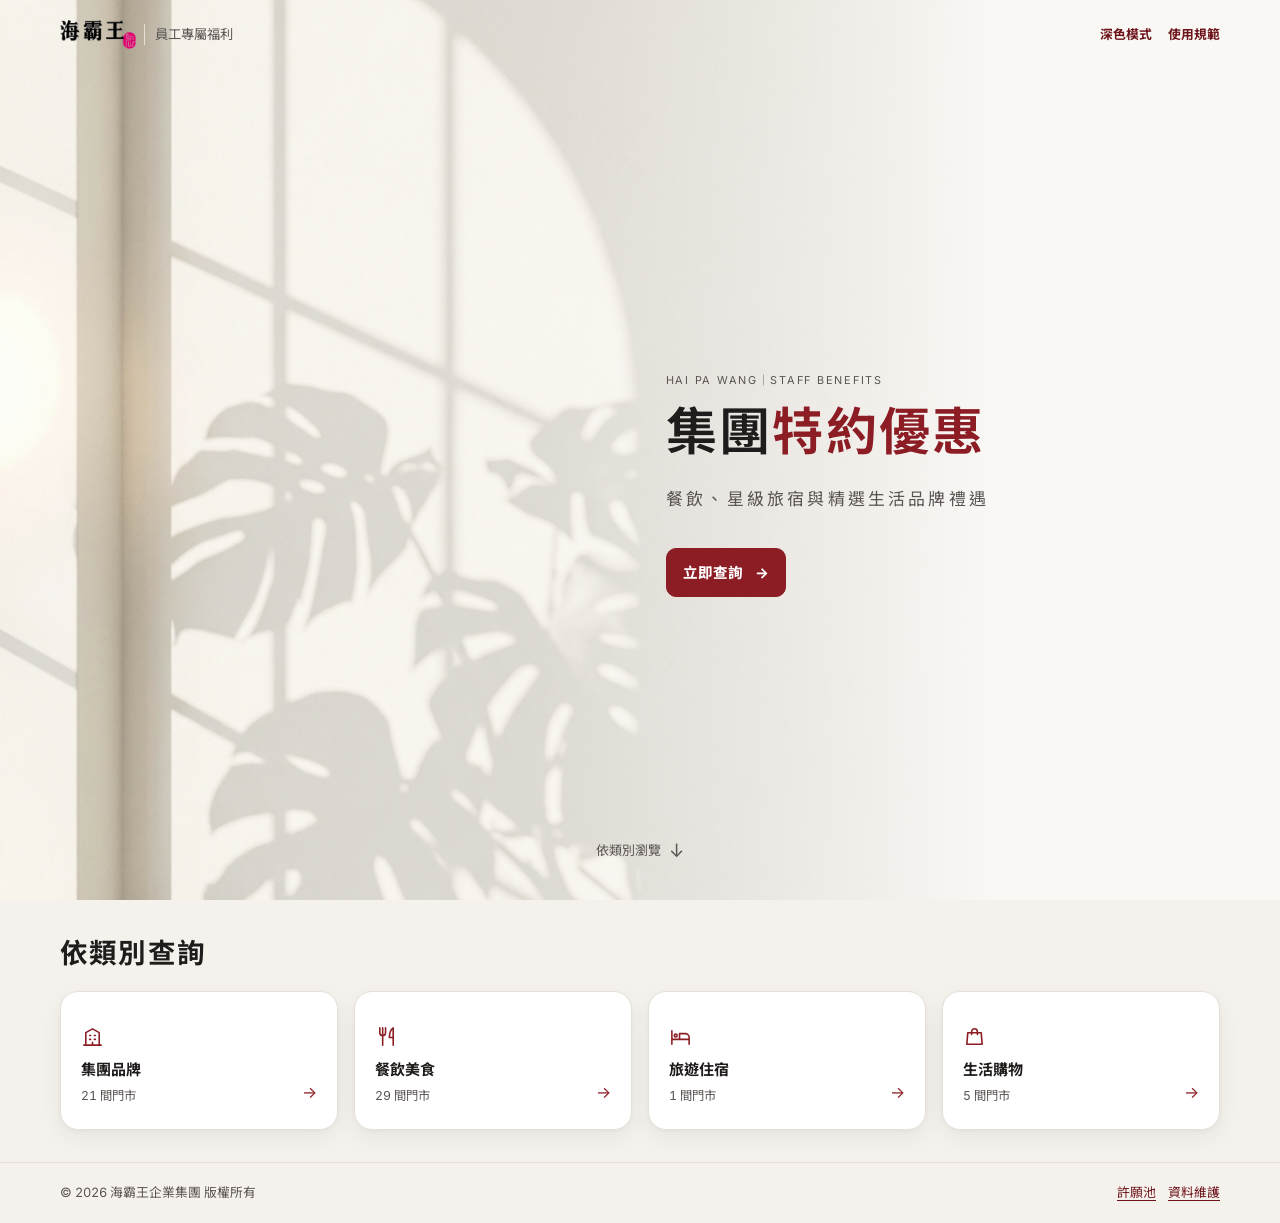
<file: index.html>
<!doctype html>
<html lang="zh-Hant-TW">
<head>
  <meta charset="utf-8">
  <meta name="viewport" content="width=device-width, initial-scale=1">
  <meta name="description" content="餐飲、星級旅宿與精選生活品牌禮遇">
  <meta name="theme-color" content="#F5F2EE">
  <title>海霸王集團特約優惠</title>
  <meta property="og:type" content="website">
  <meta property="og:locale" content="zh_TW">
  <meta property="og:site_name" content="海霸王員工專屬福利">
  <meta property="og:title" content="集團與特約優惠｜海霸王員工專屬福利">
  <meta property="og:description" content="餐飲、星級旅宿與精選生活品牌禮遇">
  <meta name="twitter:card" content="summary_large_image">
  <link rel="icon" href="assets/mark.svg" type="image/svg+xml">
  <link rel="preconnect" href="https://fonts.googleapis.com">
  <link rel="preconnect" href="https://fonts.gstatic.com" crossorigin>
  <link rel="stylesheet" href="https://fonts.googleapis.com/css2?family=Inter:wght@400..800&amp;family=Noto+Sans+TC:wght@400..800&amp;display=swap">
  <link rel="stylesheet" href="style.css?v=dark-proximity-1">
  <script defer src="counties.js?v=1"></script>
  <script defer src="data.js?v=bonchon-notes-2"></script>
  <script defer src="script.js?v=view-fade-2"></script>
  <script src="theme.js?v=1"></script>
</head>
<body>
<svg class="sprite" aria-hidden="true" xmlns="http://www.w3.org/2000/svg" fill="none" stroke="currentColor" stroke-width="1.65" stroke-linecap="round" stroke-linejoin="round">
  <symbol id="i-search" viewBox="0 0 24 24"><circle cx="10.5" cy="10.5" r="6.5"/><path d="m16 16 4 4"/></symbol>
  <symbol id="i-pin" viewBox="0 0 24 24"><path d="M19 10c0 5-7 10-7 10S5 15 5 10a7 7 0 1 1 14 0Z"/><circle cx="12" cy="10" r="2"/></symbol>
  <symbol id="i-chevron" viewBox="0 0 24 24"><path d="m7 10 5 5 5-5"/></symbol>
  <symbol id="i-brand" viewBox="0 0 24 24"><path d="M5 21V8l7-4 7 4v13M3 21h18M9 11h1m4 0h1m-6 4h1m4 0h1m-3 6v-3"/></symbol>
  <symbol id="i-dining" viewBox="0 0 24 24"><path d="M5 3v5a3 3 0 0 0 6 0V3M8 3v18m11 0V3c-3 2-4 6-4 10h4"/></symbol>
  <symbol id="i-stay" viewBox="0 0 24 24"><path d="M3 20V6m18 14v-5H3m8 0V9h6a4 4 0 0 1 4 4v2"/><circle cx="7" cy="11" r="1.5"/></symbol>
  <symbol id="i-shopping" viewBox="0 0 24 24"><path d="M5 8h14l1 12H4L5 8Zm4 2V7a3 3 0 1 1 6 0v3"/></symbol>
  <symbol id="i-external" viewBox="0 0 24 24"><path d="M13 5h6v6m0-6-8 8m6 0v5a1 1 0 0 1-1 1H6a1 1 0 0 1-1-1V8a1 1 0 0 1 1-1h5"/></symbol>
  <symbol id="i-phone" viewBox="0 0 24 24"><path d="M7 3h3l1 5-2 1a14 14 0 0 0 6 6l1-2 5 1v3c0 2-1 4-4 4C10 20 4 14 3 7c0-3 2-4 4-4Z"/></symbol>
</svg>
  <a class="skip" href="#main">跳至主要內容</a>
  <div id="site-chrome">
  <header class="topbar">
    <div class="shell topbar-inner">
      <a class="brand" id="home-link" href="#home">
        <span class="brand-logo"><img src="assets/hpw-logo-official.png" alt="海霸王" width="192" height="74"></span><span class="brand-area">員工專屬福利</span>
      </a>
      <nav class="nav-links" aria-label="網站導覽">
        <button class="theme-toggle" id="theme-toggle" type="button" aria-label="切換深色模式">深色模式</button>
        <button class="help" id="guide-link" type="button" aria-haspopup="dialog">使用規範</button>
      </nav>
    </div>
  </header>
  </div>
  <main id="main" tabindex="-1">
    <div id="landing-view">
      <section class="hero-banner" aria-labelledby="landing-title">
        <div class="shell hero-inner">
          <p class="hero-eyebrow" lang="en">HAI PA WANG｜STAFF BENEFITS</p>
          <div class="hero-titles">
            <h1 id="landing-title" tabindex="-1"><span>集團</span><span class="hero-accent">特約優惠</span></h1>
            <p class="hero-intro"><span>餐飲、星級旅宿與精選生活品牌禮遇</span></p>
          </div>
          <div class="hero-actions">
            <a class="primary hero-cta" id="enter-search" href="#search">立即查詢 <span aria-hidden="true">→</span></a>
          </div>
          <noscript><p class="no-js">請啟用 JavaScript 以查詢。</p></noscript>
        </div>
        <a class="hero-scroll" href="#quick-title">依類別瀏覽 <span aria-hidden="true">↓</span></a>
      </section>
      <section class="shell quick-section" aria-labelledby="quick-title">
        <h2 id="quick-title" tabindex="-1">依類別查詢</h2>
        <div id="quick-categories" class="quick-grid"></div>
      </section>
    </div>

    <section class="shell" id="directory" aria-labelledby="search-title" hidden>
      <div class="directory-heading"><h1 id="search-title" tabindex="-1">特約商店查詢</h1></div>
      <div class="filters">
        <div class="filter-row">
          <div class="search-box"><svg class="icon" aria-hidden="true"><use href="#i-search"></use></svg><label class="sr-only" for="keyword">搜尋店名、優惠或地址</label><input id="keyword" type="search" placeholder="搜尋店名、優惠或地址" autocomplete="off" maxlength="120"></div>
          <div class="select-box">
            <label class="sr-only" for="grade">員工職級</label>
            <select id="grade" aria-describedby="grade-help"><option value="all">全部</option><option value="員工">員工</option><option value="主管">主管</option></select>
            <svg class="icon arrow" aria-hidden="true"><use href="#i-chevron"></use></svg>
          </div>
          <div class="select-box"><label class="sr-only" for="region">依縣市篩選</label><select id="region"><option value="">全部地區</option></select><svg class="icon arrow" aria-hidden="true"><use href="#i-chevron"></use></svg></div>
        </div>
        <p class="sr-only" id="grade-help">選擇全部可查看同一門市的各職級優惠。指定職級沒有適用方案時，顯示全職級適用優惠。</p>
        <div id="categories" class="categories" role="group" aria-label="依商店類別篩選"></div>
      </div>
      <div class="results-bar"><p id="count" role="status">正在載入商店…</p><div class="result-tools"><button type="button" class="text-button" id="clear-top" hidden>清除篩選條件</button><label class="check"><input type="checkbox" id="owned"> 只看集團品牌</label></div></div>
      <div id="cards" class="cards"></div>
      <div id="empty" class="empty" hidden><h2 id="empty-title">找不到符合條件的特約商店</h2><p id="empty-text">換個關鍵字，或清除篩選。</p><button type="button" class="primary" id="clear-empty">清除篩選</button></div>
    </section>
  </main>
  <footer class="footer"><div class="shell footer-inner"><span>© 2026 海霸王企業集團 版權所有</span><div class="footer-actions"><a href="https://docs.google.com/forms/d/e/1FAIpQLSf23cCO9rtEwcr4myNRW2lUSWQVxX0NwMOzlpYVgqc8DdCyCg/viewform?usp=publish-editor" target="_blank" rel="noopener noreferrer" title="推薦想加入的特約商店">許願池</a><a id="maintenance-link" href="admin.html">資料維護</a></div></div></footer>
  <dialog id="guide-dialog" aria-labelledby="guide-title">
    <form method="dialog">
      <h2 id="guide-title">使用規範</h2>
      <p>結帳前出示員工證。訂位、訂房時先確認優惠。</p>
      <button class="action" autofocus>關閉</button>
    </form>
  </dialog>
</body>
</html>
</file>
<file: style.css>
/* 暖灰頁底、白色內容面與海霸王暗紅。 */
:root {
  color-scheme: light;
  --bg-page: #F5F2EE;
  --paper: #FFFFFF;
  --ink: #1F1C1B;
  --muted: #595452;
  --muted-tone: #8C8582;
  --muted-text: #736B68;
  --rule: #E6E1D8;
  --rule-dark: #A49989;
  --stamp: #8C1D24;
  --stamp-dark: #6E141A;
  --stamp-paper: #FDF3F4;
  --gold: #B48A3E;
  --gold-ink: #745518;
  --module-gap: 32px;
  --card-padding: 24px;
  --radius: 18px;
  --control-radius: 10px;
  --control-height: 48px;
  --surface-shadow: 0 2px 4px rgb(35 31 32 / .035), 0 8px 24px rgb(35 31 32 / .055);
  --sans: Inter, "Noto Sans TC", "PingFang TC", "Microsoft JhengHei", system-ui, sans-serif;
  --mono: ui-monospace, "SFMono-Regular", Consolas, "Liberation Mono", monospace;
  font-family: var(--sans);
  font-variant-numeric: tabular-nums;
  line-height: 1.55;
  color: var(--ink);
  background: var(--bg-page);
}
*, *::before, *::after { box-sizing: border-box; }
body, h1, h2, h3, p { margin: 0; }
button, input, select, textarea { font: inherit; }
button, select { cursor: pointer; }
a { color: var(--stamp-dark); text-underline-offset: .22em; }
a:hover { text-decoration-thickness: 2px; }
:focus-visible { outline: 2px solid var(--stamp); outline-offset: 3px; }
[hidden] { display: none !important; }
code, time, .mono { font-family: var(--mono); font-variant-numeric: tabular-nums; }
.icon {
  width: 17px; height: 17px; flex: none; vertical-align: middle;
  fill: none; stroke: currentColor; stroke-width: 1.65;
  stroke-linecap: round; stroke-linejoin: round;
}
.sprite { position: absolute; width: 0; height: 0; overflow: hidden; pointer-events: none; }
.sr-only, .skip:not(:focus) {
  position: absolute; width: 1px; height: 1px; overflow: hidden;
  clip-path: inset(50%); white-space: nowrap;
}
.skip:focus { position: fixed; z-index: 3; top: 8px; left: 8px; background: var(--paper); padding: 8px 12px; }
.shell { width: min(1160px, calc(100% - 64px)); margin-inline: auto; }
.topbar { border-top: 3px solid var(--stamp); border-bottom: 1px solid var(--rule); background: var(--paper); }
#site-chrome { position: relative; z-index: 2; }
#site-chrome .topbar { border: 0; box-shadow: none; background: transparent; }
.topbar-inner, .footer-inner { display: flex; justify-content: space-between; align-items: center; gap: 14px; }
.topbar-inner { min-height: 69px; }
.brand { display: inline-flex; align-items: center; gap: 8px; text-decoration: none; color: var(--ink); white-space: nowrap; }
.brand img { display: block; }
.brand strong { font-size: 1.06rem; letter-spacing: .09em; }
.brand-logo { display: block; flex: none; width: 76px; }
.brand-logo img { display: block; width: 100%; height: auto; }
.brand-area { padding-left: 10px; border-left: 1px solid var(--rule); font-size: .83rem; color: var(--muted); }
.brand small { display: block; color: var(--muted); font-size: .75rem; }
.help { display: inline-flex; align-items: center; min-height: 44px; white-space: nowrap; font-size: .8rem; font-weight: 700; }
#guide-link { padding: 0; border: 0; background: transparent; color: var(--stamp-dark); text-decoration: none; }
#guide-link:hover, .hero-scroll:hover { color: var(--stamp); }
.nav-links { display: flex; gap: 16px; align-items: center; }

html { scroll-behavior: smooth; }

body:has(#landing-view:not([hidden])) {
  background: radial-gradient(circle at center, #FFFDFB 0%, #EFECE6 100%) top center / 100% 100vh no-repeat;
  background-size: 100% 100svh;
}
.hero-banner {
  position: relative; isolation: isolate; display: grid; place-items: center;
  min-height: calc(100vh - var(--site-chrome-height, 69px));
  min-height: calc(100svh - var(--site-chrome-height, 69px));
  padding-block: clamp(76px, 11svh, 96px); text-align: center;
  overflow: clip;
}
.hero-banner::after {
  content: ""; position: absolute; inset: 0; z-index: -2; pointer-events: none;
  background: url("assets/image_7c2cbfab.jpg") center / cover no-repeat;
}
.hero-banner::before {
  content: ""; position: absolute; inset: 0; z-index: -1; pointer-events: none;
  background: radial-gradient(circle at center, rgba(250, 248, 245, 0.88) 0%, rgba(242, 238, 232, 0.55) 100%);
}
.hero-inner { position: relative; z-index: 1; min-width: 0; }
.hero-eyebrow {
  margin-bottom: 10px;
  color: var(--muted);
  font-size: .68rem;
  font-weight: 400;
  letter-spacing: .16em;
}
.hero-banner h1 {
  font-family: var(--sans);
  font-size: clamp(32px, 6vw, 64px);
  font-weight: 650; letter-spacing: .045em; line-height: 1.28;
}
.hero-banner h1 span { display: inline-block; }
.hero-accent { color: var(--stamp); }
.hero-titles { display: inline-grid; max-inline-size: 100%; }
.hero-intro {
  margin-top: 22px;
  color: var(--muted);
  container-type: inline-size;
}
.hero-intro span {
  display: block;
  font-size: clamp(11px, 5.8cqi, 1.06rem);
  text-align: justify;
  text-align-last: justify;
}
.hero-actions { display: flex; flex-wrap: wrap; justify-content: center; gap: 10px; margin-top: 36px; }
.hero-actions .hero-cta { min-height: 49px; padding-inline: 16px; font-size: .91rem; }
.hero-cta span { margin-left: 7px; }
.hero-scroll {
  position: absolute; z-index: 1; bottom: 32px; left: 50%; transform: translateX(-50%);
  display: flex; align-items: center; gap: 8px; min-height: 44px;
  color: var(--muted); font-size: 13px; text-decoration: none; white-space: nowrap;
}
@media (min-width: 769px) {
  #landing-view { position: relative; }
  #landing-view::before {
    content: ""; position: absolute; z-index: 0; pointer-events: none;
    inset-inline: 0;
    top: calc(-1 * var(--site-chrome-height, 69px));
    height: 100vh; height: 100svh;
    background:
      linear-gradient(90deg, rgba(250, 248, 245, .28), rgba(250, 248, 245, .55) 42%, #FAF8F5 78%),
      url("assets/image_7c2cbfab.jpg") left 36% / 84% auto no-repeat;
  }
  .hero-banner { z-index: 1; display: flex; justify-content: flex-end; align-items: center; padding-inline-end: 10%; text-align: left; }
  .hero-banner::before, .hero-banner::after { content: none; }
  .hero-inner { display: flex; flex-direction: column; align-items: flex-start; width: 38vw; margin-inline: 0; }
  .hero-banner h1 { font-size: clamp(32px, 4vw, 64px); }
  .hero-actions { justify-content: flex-start; }
  .hero-scroll { bottom: 28px; }
}
.hero-scroll span { font-size: 1.15rem; line-height: 1; }
.no-js { margin-top: 12px; }
.quick-section { position: relative; z-index: 1; padding-top: var(--module-gap); }
#quick-title { scroll-margin-top: 24px; }
.quick-section h2, .directory-heading h1 { font-size: clamp(1.35rem, 3vw, 1.72rem); letter-spacing: .045em; }
.quick-grid { display: grid; grid-template-columns: repeat(4, minmax(0, 1fr)); gap: 16px; margin-top: 16px; }
.quick-tile {
  display: flex; align-items: end; justify-content: space-between; gap: 8px;
  min-width: 0; min-height: 139px; padding: 24px 20px;
  border: 1px solid var(--rule); border-radius: var(--radius); box-shadow: var(--surface-shadow);
  background: var(--paper); color: var(--ink); text-decoration: none;
  transition: border-color .16s ease, background-color .16s ease;
}
.quick-tile:hover { border-color: var(--stamp); background: var(--stamp-paper); }
.quick-tile-label { min-width: 0; display: grid; gap: 4px; overflow-wrap: anywhere; }
.quick-tile-label .icon { width: 23px; height: 23px; margin-bottom: 6px; color: var(--stamp); }
.quick-tile strong { font-size: .94rem; }
.quick-tile small { color: var(--muted); font-size: .77rem; }
.quick-tile-arrow { color: var(--stamp); flex: none; }

#directory { padding-top: var(--module-gap); }
.directory-heading { margin-bottom: var(--module-gap); }
.filters { padding: var(--card-padding); border: 1px solid var(--rule); border-radius: var(--radius); box-shadow: var(--surface-shadow); background: var(--paper); }
.filter-row { display: grid; grid-template-columns: minmax(0, 2.25fr) repeat(2, minmax(0, 1fr)); gap: 10px; }
.search-box, .select-box { position: relative; min-width: 0; }
.search-box > .icon, .arrow { position: absolute; top: 50%; transform: translateY(-50%); pointer-events: none; }
.search-box > .icon { left: 13px; color: var(--muted); }
.arrow { right: 9px; }
.search-box input, .select-box select {
  display: block; width: 100%; min-width: 0; height: var(--control-height);
  border: 1px solid var(--rule-dark); border-radius: var(--control-radius);
  background: var(--paper); color: var(--ink);
  transition: border-color .16s ease, box-shadow .16s ease;
}
.search-box input { padding: 8px 12px 8px 39px; }
.search-box input::placeholder { color: var(--muted); }
.select-box select { appearance: none; padding: 7px 32px 7px 12px; text-overflow: ellipsis; }
.select-box option { background: var(--paper); color: var(--ink); }
.search-box input:hover, .select-box select:hover { border-color: var(--stamp); }
.search-box input:focus, .select-box select:focus {
  border-color: var(--stamp);
  outline: 2px solid var(--stamp);
  outline-offset: 2px;
}
.categories { display: flex; flex-wrap: wrap; gap: 5px 6px; margin-top: 9px; }
.chip {
  min-height: 36px; padding: 4px 10px; border: 1px solid var(--rule);
  border-radius: 999px; background: transparent; color: var(--muted); font-size: .81rem; font-weight: 700;
  transition: border-color .16s ease, background-color .16s ease, color .16s ease;
}
.chip:hover { border-color: var(--stamp); color: var(--stamp-dark); background: var(--stamp-paper); }
.chip[aria-pressed=true] { background: var(--stamp-paper); border-color: var(--stamp); color: var(--stamp-dark); }
.results-bar, .result-tools { display: flex; align-items: center; flex-wrap: wrap; }
.results-bar { justify-content: space-between; gap: 0 10px; min-height: 47px; margin-top: 5px; color: var(--muted); font-size: .82rem; }
.result-tools { gap: 0 14px; }
.text-button { padding: 4px 0; border: 0; background: none; color: var(--stamp-dark); text-decoration: underline; text-underline-offset: .22em; min-height: 44px; font-size: .8rem; }
.check { display: flex; align-items: center; min-height: 44px; gap: 6px; color: var(--ink); cursor: pointer; }
.check input { width: 16px; height: 16px; margin: 0; accent-color: var(--stamp); }

.cards { display: grid; grid-template-columns: repeat(3, minmax(0, 1fr)); align-items: stretch; gap: var(--module-gap); }
.card {
  min-width: 0; display: flex; flex-direction: column; overflow-wrap: anywhere;
  padding: var(--card-padding); border: 1px solid var(--rule); border-radius: var(--radius);
  background: var(--paper); box-shadow: var(--surface-shadow);
  transition: border-color .18s ease, box-shadow .18s ease, transform .18s ease;
}
.card:focus-within { border-color: var(--stamp); }
@media (hover: hover) {
  .card:hover { border-color: var(--stamp); transform: translateY(-2px); box-shadow: 0 10px 24px rgb(35 31 32 / .12); }
}
.card-body { display: flex; flex-direction: column; gap: 14px; padding-bottom: 18px; }
.tags { display: flex; justify-content: space-between; gap: 6px; align-items: center; min-height: 24px; font-size: .73rem; }
.brand-external-link {
  display: inline-flex; align-items: center; justify-content: center;
  flex: none; margin-left: auto; width: 28px; height: 28px;
  color: var(--muted); border-radius: 6px;
}
.brand-external-link .icon { width: 15px; height: 15px; }
.brand-external-link:is(:hover, :focus-visible) { color: #8C1D24; background: rgb(140 29 36 / .07); }
.brand-external-link:focus-visible { outline: 2px solid currentColor; outline-offset: 2px; }
.tag.category { display: inline-flex; align-items: center; gap: 4px; color: var(--muted); font-weight: 700; }
.tag.category .icon { width: 14px; height: 14px; }
.brand-badge { flex: none; padding: 2px 8px; border-radius: 999px; background: var(--stamp); color: var(--paper); font-weight: 700; }
.card h2 { font-size: 1.08rem; line-height: 1.36; margin-top: 3px; }
.offer { display: grid; gap: 3px; }
.offer-grade, .offer-scope { justify-self: start; color: var(--muted); font-size: .73rem; }
.offer-grade { color: var(--gold-ink); font-weight: 800; border-bottom: 1px solid var(--gold); }
.offer strong { white-space: pre-line; color: var(--ink); font-size: .98rem; line-height: 1.5; }
.meta { display: grid; gap: 3px; color: var(--muted); font-size: .8rem; margin-top: 2px; }
.meta p, .meta address { display: flex; gap: 6px; align-items: flex-start; font-style: normal; }
.meta .icon { width: 14px; height: 14px; margin-top: 3px; }
.meta a { color: inherit; }
.card-bottom { margin-top: auto; display: flex; flex-direction: column; }
.notes { color: var(--muted-text); font-size: .77rem; margin-bottom: 10px; }

.ticket-stub { padding-top: 6px; border-top: 1px dashed var(--muted-tone); }
.stub-row { min-height: 43px; display: flex; flex-wrap: wrap; justify-content: space-between; align-items: center; gap: 2px 7px; }
.ticket-stub .stub-row { display: grid; grid-template-columns: minmax(0, 1fr) auto; }
.expiry { display: flex; flex-wrap: wrap; gap: 0 6px; align-items: baseline; color: var(--muted-text); font-size: .76rem; }
.expiry time { font-size: .83rem; white-space: nowrap; font-weight: 700; }
.expiry.expired, .expiry.expired time { color: var(--stamp-dark); }
.expiry.expired time { text-decoration: line-through; }
.action, .primary {
  display: inline-flex; justify-content: center; align-items: center; gap: 5px; min-height: 44px;
  border: 1px solid var(--rule-dark); border-radius: var(--control-radius); background: var(--paper); color: var(--stamp-dark);
  padding: 4px 14px; font-size: .86rem; font-weight: 750; text-decoration: none;
}
.action:hover { border-color: var(--stamp); background: var(--stamp-paper); }
.action .icon { width: 14px; height: 14px; }
.stub-row .action { border: 0; padding: 0 2px; background: transparent; }
.stub-row .action:hover { text-decoration: underline; }
.primary { background: var(--stamp); border-color: var(--stamp); color: var(--paper); padding-inline: 13px; }
.primary:hover { background: var(--stamp-dark); }
button:disabled { opacity: .55; cursor: default; }
.empty { padding: var(--card-padding); border: 1px solid var(--rule); border-radius: var(--radius); background: var(--paper); }
.empty h2 { font-size: 1.12rem; }
.empty p { margin: 4px 0 12px; color: var(--muted); }
.footer { margin-top: var(--module-gap); border-top: 1px solid var(--rule); padding: 8px 0; color: var(--muted); font-size: .8rem; }
.footer-inner { flex-wrap: wrap; }
.footer-actions { display: flex; align-items: center; flex-wrap: wrap; gap: 12px; margin-inline-start: auto; }
.footer a { display: flex; align-items: center; min-height: 44px; }
dialog { width: min(440px, calc(100% - 30px)); padding: var(--card-padding); border: 1px solid var(--rule-dark); border-radius: var(--radius); background: var(--paper); color: var(--ink); box-shadow: var(--surface-shadow); }
dialog::backdrop { background: #231F2080; }
#guide-dialog h2 { font-size: 1.15rem; }
#guide-dialog p { margin-block: 8px 16px; color: var(--muted); }

/* The HR page uses the same paper, type and rules. */
.admin { max-width: 850px; padding-block: var(--module-gap); }
.admin h1 { font-size: clamp(1.5rem, 4vw, 2.15rem); margin-bottom: 6px; }
.admin-intro { color: var(--muted); }
.admin h2 { font-size: 1.1rem; margin-bottom: 6px; }
.admin-steps { display: grid; gap: var(--module-gap); margin: var(--module-gap) 0 0; padding: 0; list-style: none; counter-reset: step; }
.admin-step { counter-increment: step; min-width: 0; padding: var(--card-padding); border: 1px solid var(--rule); border-radius: var(--radius); box-shadow: var(--surface-shadow); background: var(--paper); }
.admin-step h2::before { content: counter(step); display: inline-grid; place-items: center; width: 28px; height: 28px; margin-right: 8px; border-radius: 50%; background: var(--stamp-paper); color: var(--stamp-dark); font: 700 .85rem/1 var(--sans); }
.admin-step p, #save-status { color: var(--muted); font-size: .88rem; }
.admin .controls { display: flex; flex-wrap: wrap; align-items: center; gap: 8px 12px; margin-top: 14px; }
.admin input[type=file] { display: block; width: 100%; margin: 12px 0 8px; color: var(--muted); }
.admin input[type=file]::file-selector-button { min-height: 44px; margin-right: 9px; padding: 4px 14px; font: inherit; font-weight: 700; border: 1px solid var(--rule-dark); border-radius: var(--control-radius); background: var(--paper); color: var(--stamp-dark); cursor: pointer; }
.admin details { margin-top: 12px; font-size: .87rem; }
.admin summary { width: fit-content; padding-block: 5px; color: var(--stamp-dark); cursor: pointer; font-weight: 700; }
.excel-help ul { margin-block: 5px 0; padding-inline-start: 21px; color: var(--muted); }
.excel-help li + li { margin-top: 5px; }
.admin .error { color: var(--stamp-dark); }
.admin #import-errors { padding-left: 1.5em; overflow-wrap: anywhere; }
.table-wrap { overflow: auto; margin-top: 8px; }
table { width: 100%; border-collapse: collapse; text-align: left; font-size: .84rem; }
th, td { min-width: 68px; padding: 7px 8px; border-bottom: 1px solid var(--rule); overflow-wrap: anywhere; }
th { background: var(--stamp-paper); }
td:last-child { font-family: var(--mono); font-variant-numeric: tabular-nums; }

@media (max-width: 1050px) { .quick-grid { grid-template-columns: repeat(2, minmax(0, 1fr)); } }
@media (max-width: 900px) { .cards { grid-template-columns: repeat(2, minmax(0, 1fr)); } }
@media (max-width: 700px) {
  .shell { width: calc(100% - 30px); }
  .topbar-inner { min-height: 55px; gap: 8px; }
  .brand { gap: 5px; }
  .brand strong { font-size: .88rem; }
  .brand-area { margin-left: 3px; padding-left: 7px; font-size: .75rem; }
  .nav-links { gap: 9px; }
  .hero-actions { margin-top: 28px; }
  .quick-grid { grid-template-columns: repeat(2, minmax(0, 1fr)); }
  .filter-row { grid-template-columns: repeat(2, minmax(0, 1fr)); gap: 8px; }
  .search-box { grid-column: 1 / -1; }
  .search-box input, .select-box select { font-size: 1rem; }
  .chip { min-height: 42px; }
}
@media (max-width: 550px) {
  .cards { grid-template-columns: 1fr; }
  .filters { padding: 16px; }
  .results-bar { gap: 0 7px; }
  .result-tools { gap: 0 10px; }
  .text-button, .check, .results-bar { font-size: .75rem; }
}
@media (max-width: 385px) {
  .brand-area { display: none; }
  .quick-grid { gap: 10px; }
  .quick-tile { padding-inline: 13px; }
}
@media (max-width: 768px) {
  .hero-banner { min-height: 52vh; min-height: 52svh; padding: 80px 20px 48px; }
  .hero-banner::after { inset-inline: 0; background-position: 20% 25%; mask-image: none; }
  .hero-scroll { display: none; }
  .quick-section { padding-top: 16px; }
  .quick-grid { grid-template-columns: repeat(2, minmax(0, 1fr)); gap: 8px; margin-top: 10px; }
  .quick-tile { min-height: 72px; padding: 9px 12px; align-items: center; }
  .quick-tile-label { gap: 2px; }
  .quick-tile-label .icon { width: 16px; height: 16px; margin-bottom: 0; }
  .quick-tile strong { font-size: .85rem; }
}
@media (prefers-reduced-motion: reduce) {
  html { scroll-behavior: auto; }
  .card, .chip, .quick-tile, .search-box input, .select-box select { transition: none; }
  .card:hover { transform: none; }
}

.brand-title-link {
  color: #1F1C1B;
  font-weight: 700;
  text-decoration: underline;
  text-decoration-color: rgba(140, 29, 36, .35);
  text-decoration-thickness: 1px;
  text-underline-offset: 4px;
  transition: color .2s ease, text-decoration-color .2s ease;
}
.brand-title-link .icon {
  width: .8em;
  height: .8em;
  margin-inline-start: .35em;
  color: var(--muted);
  transition: color .2s ease, transform .2s ease;
}
.brand-title-link:is(:hover, :focus-visible) {
  color: #8C1D24;
  text-decoration-color: #8C1D24;
}
.brand-title-link:is(:hover, :focus-visible) .icon {
  color: #8C1D24;
  transform: translate(2px, -2px);
}
@media (prefers-reduced-motion: reduce) {
  .brand-title-link, .brand-title-link .icon { transition: none; }
  .brand-title-link:is(:hover, :focus-visible) .icon { transform: none; }
}
#maintenance-form { display: grid; gap: 10px; }
#maintenance-form h2 { font-size: 1.15rem; }
#maintenance-password { min-width: 0; width: 100%; min-height: 44px; padding: 8px 12px; border: 1px solid var(--rule-dark); border-radius: var(--control-radius); }
#maintenance-status:empty { display: none; }
#maintenance-status { color: var(--stamp-dark); }
.maintenance-actions { display: flex; justify-content: flex-end; gap: 8px; }

.card-head { margin-bottom: 16px; }
.card-details, .card-details-inner {
  display: flex;
  flex: 1;
  flex-direction: column;
  min-width: 0;
}
.card-toggle { display: none; }

@media (max-width: 768px) {
  .card { align-self: start; cursor: pointer; }
  .card-head { margin-bottom: 0; }
  .card-toggle {
    display: block;
    position: absolute;
    width: 1px;
    height: 1px;
    padding: 0;
    border: 0;
    clip-path: inset(50%);
  }
  .card:has(.card-toggle:focus-visible) {
    outline: 2px solid var(--stamp);
    outline-offset: 3px;
  }
  .card-details {
    display: grid;
    grid-template-rows: 0fr;
    visibility: hidden;
    transition: grid-template-rows .22s ease, visibility 0s linear .22s;
  }
  .card.is-expanded .card-details {
    grid-template-rows: 1fr;
    visibility: visible;
    transition-delay: 0s;
  }
  .card-details-inner { min-height: 0; overflow: hidden; }
  .card-details .card-body { padding-top: 12px; }
}

@media (max-width: 768px) and (prefers-reduced-motion: reduce) {
  .card-details { transition: none; }
}

/* Excel 維護：以單一任務流程呈現，避免不必要的卡片與技術干擾。 */
.admin { max-width: 920px; }
.admin-steps { gap: 14px; margin-top: 24px; }
.admin-step { box-shadow: none; }
.admin-step h2::before { display: none; }
.admin-step h2 { font-size: 1.16rem; }
.admin #change-summary:not([hidden]) { font-weight: 700; color: var(--stamp-dark); }
.admin #preview { border-top: 1px solid var(--rule); padding-top: 14px; }
.diff-list { display: grid; gap: 10px; margin: 10px 0 0; padding: 0; list-style: none; }
.diff-list > li { padding: 12px 14px; border: 1px solid var(--rule); border-radius: var(--control-radius); background: var(--paper); overflow-wrap: anywhere; }
.diff-list strong { display: block; margin-bottom: 5px; }
.diff-list ul { margin: 4px 0 0; padding-left: 20px; }
.diff-list ul li { padding: 4px 0; font-size: .88rem; }
.diff-list p { margin: 4px 0 0; }

/* 僅縮窄資料維護主內容，不影響頂部導覽與卡片內距。 */
main.admin {
  width: calc(100% - 40px);
  max-width: 760px;
  margin-inline: auto;
}
@media (max-width: 700px) {
  main.admin { width: calc(100% - 40px); }
}

/* 首頁與查詢頁切換：僅淡入淡出，不移動原本的 Hero 排版。 */
@supports (view-transition-name: root) {
  ::view-transition-old(root) { animation: 140ms ease-in both page-fade-out; }
  ::view-transition-new(root) { animation: 200ms ease-out both page-fade-in; }
}
@keyframes page-fade-out { to { opacity: 0; } }
@keyframes page-fade-in { from { opacity: 0; } }
@media (prefers-reduced-motion: reduce) {
  ::view-transition-old(root), ::view-transition-new(root) { animation-duration: 0.01ms; }
}

/* 深色主題：使用既有色彩語意變數，保留品牌紅與優惠層級。 */
:root[data-theme="dark"] {
  color-scheme: dark;
  --bg-page: #17191C;
  --paper: #24272B;
  --ink: #F3F0EC;
  --muted: #D0C9C2;
  --muted-tone: #98918B;
  --muted-text: #BFB6AE;
  --rule: #42464A;
  --rule-dark: #777D82;
  --stamp: #E58C94;
  --stamp-dark: #F1A9AE;
  --stamp-paper: #432A30;
  --gold: #D8AD65;
  --gold-ink: #F0C987;
  --surface-shadow: 0 2px 6px rgb(0 0 0 / .15), 0 10px 26px rgb(0 0 0 / .18);
}
:root[data-theme="dark"] body:has(#landing-view:not([hidden])) {
  background: radial-gradient(circle at center, #28272A 0%, #17191C 100%) top center / 100% 100svh no-repeat;
}
:root[data-theme="dark"] .hero-banner::before {
  background: radial-gradient(circle at center, rgb(23 25 28 / .85), rgb(23 25 28 / .7));
}
@media (min-width: 769px) {
  :root[data-theme="dark"] #landing-view::before {
    background: linear-gradient(90deg, rgb(23 25 28 / .25), rgb(23 25 28 / .64) 42%, #17191C 78%), url("assets/image_7c2cbfab.jpg") left 36% / 84% auto no-repeat;
  }
}
:root[data-theme="dark"] .brand-title-link { color: var(--ink); text-decoration-color: var(--stamp); }
:root[data-theme="dark"] .brand-title-link:is(:hover, :focus-visible),
:root[data-theme="dark"] .brand-title-link:is(:hover, :focus-visible) .icon,
:root[data-theme="dark"] .brand-external-link:is(:hover, :focus-visible) { color: var(--stamp-dark); }
:root[data-theme="dark"] .brand-external-link:is(:hover, :focus-visible) { background: var(--stamp-paper); }
:root[data-theme="dark"] .brand-badge { background: #9D3E47; color: #FFF; }
:root[data-theme="dark"] .card:hover { box-shadow: 0 10px 24px rgb(0 0 0 / .3); }
:root[data-theme="dark"] .primary { background: #9D3E47; border-color: #9D3E47; color: #FFF; }
:root[data-theme="dark"] .primary:hover { background: #B44E59; }
.theme-toggle {
  min-height: 44px; padding: 0; border: 0; border-radius: 0;
  background: transparent; color: var(--stamp-dark); font-size: .8rem; font-weight: 700;
}
.theme-toggle:hover { color: var(--stamp); text-decoration: underline; text-underline-offset: .22em; }
</file>
